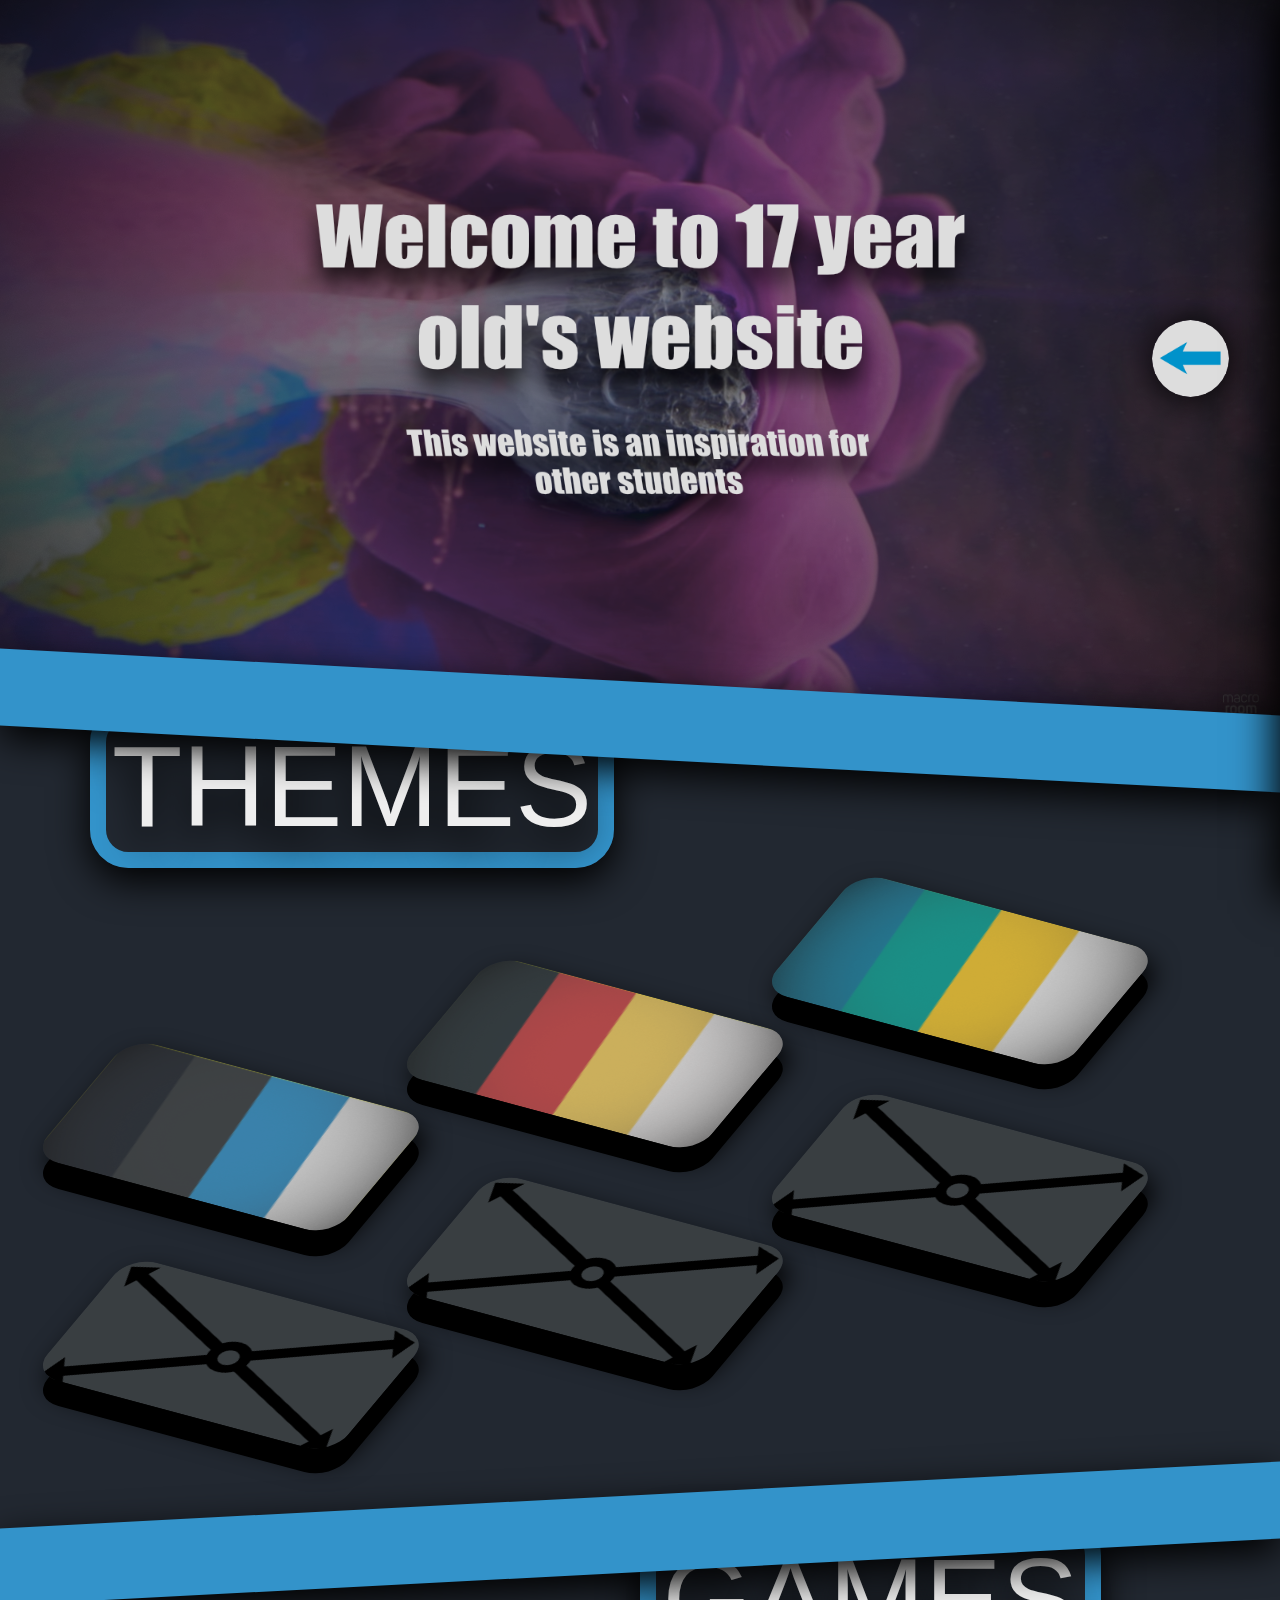
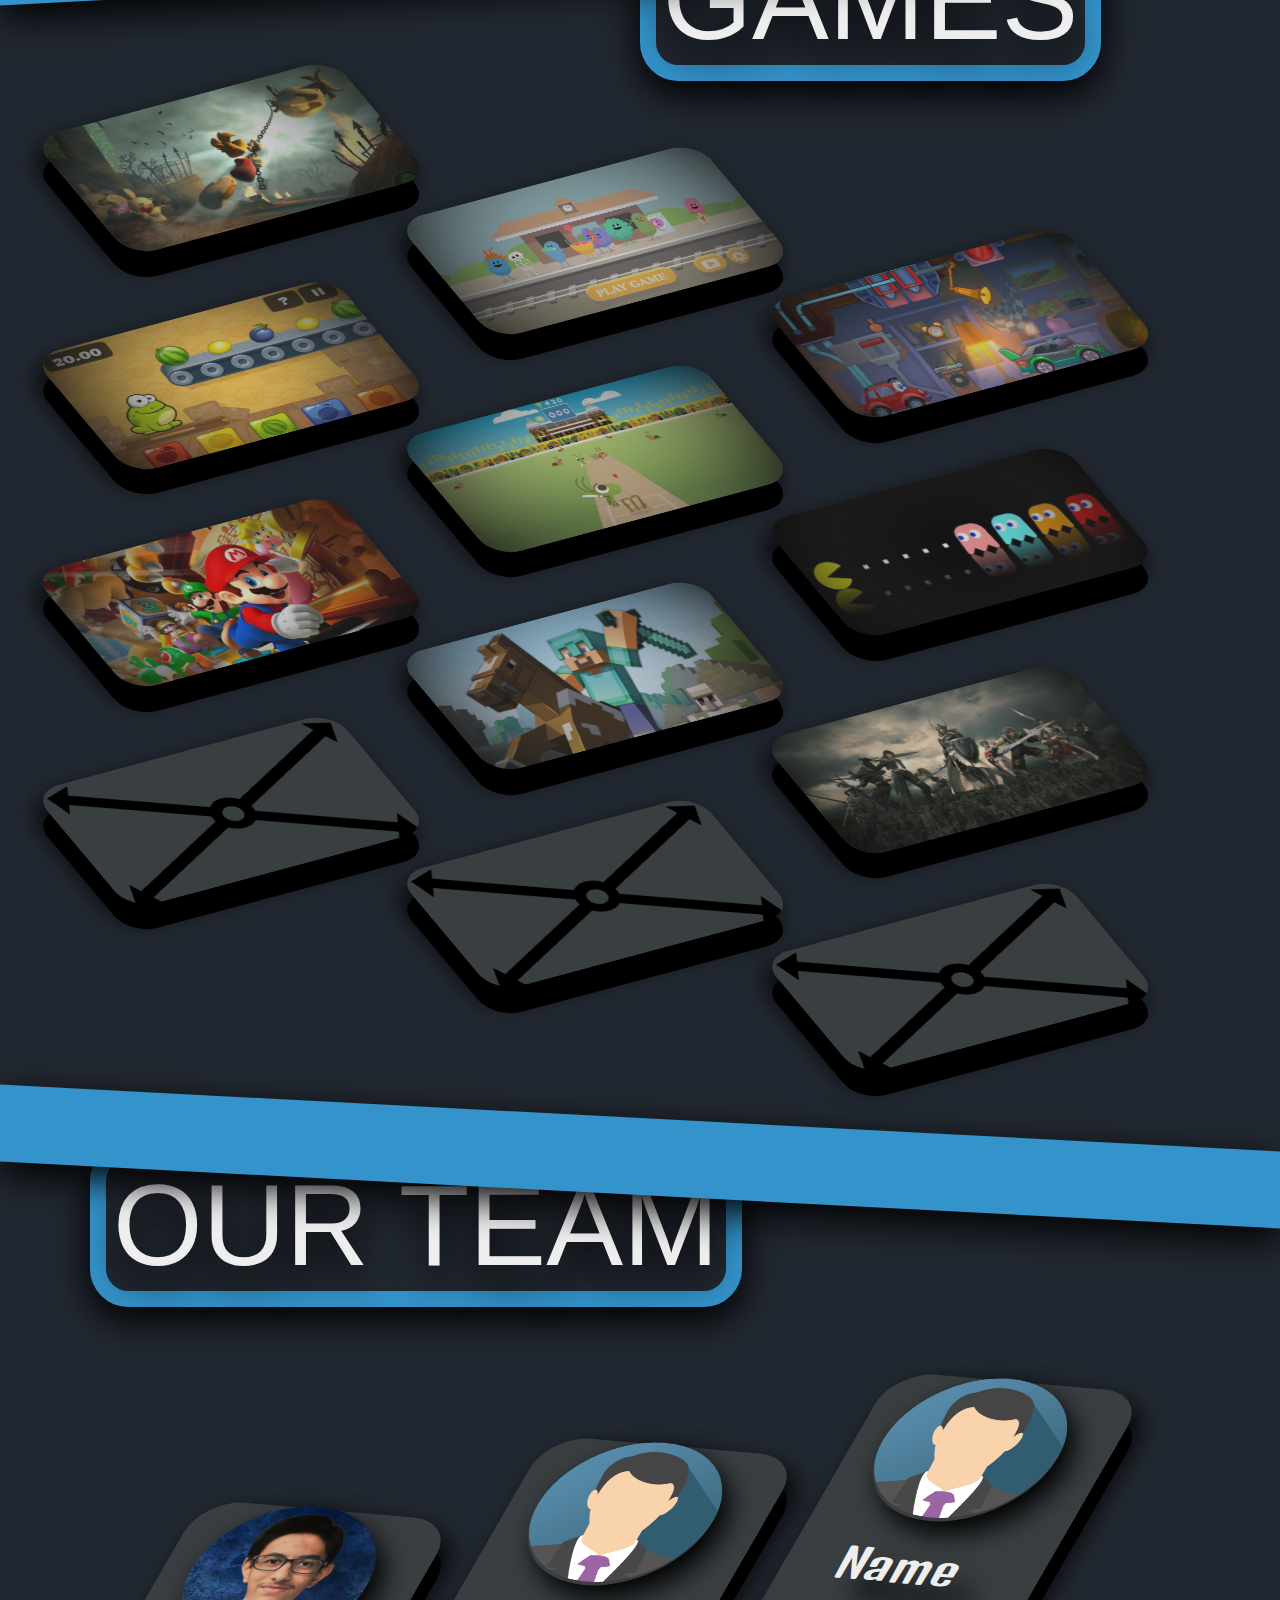
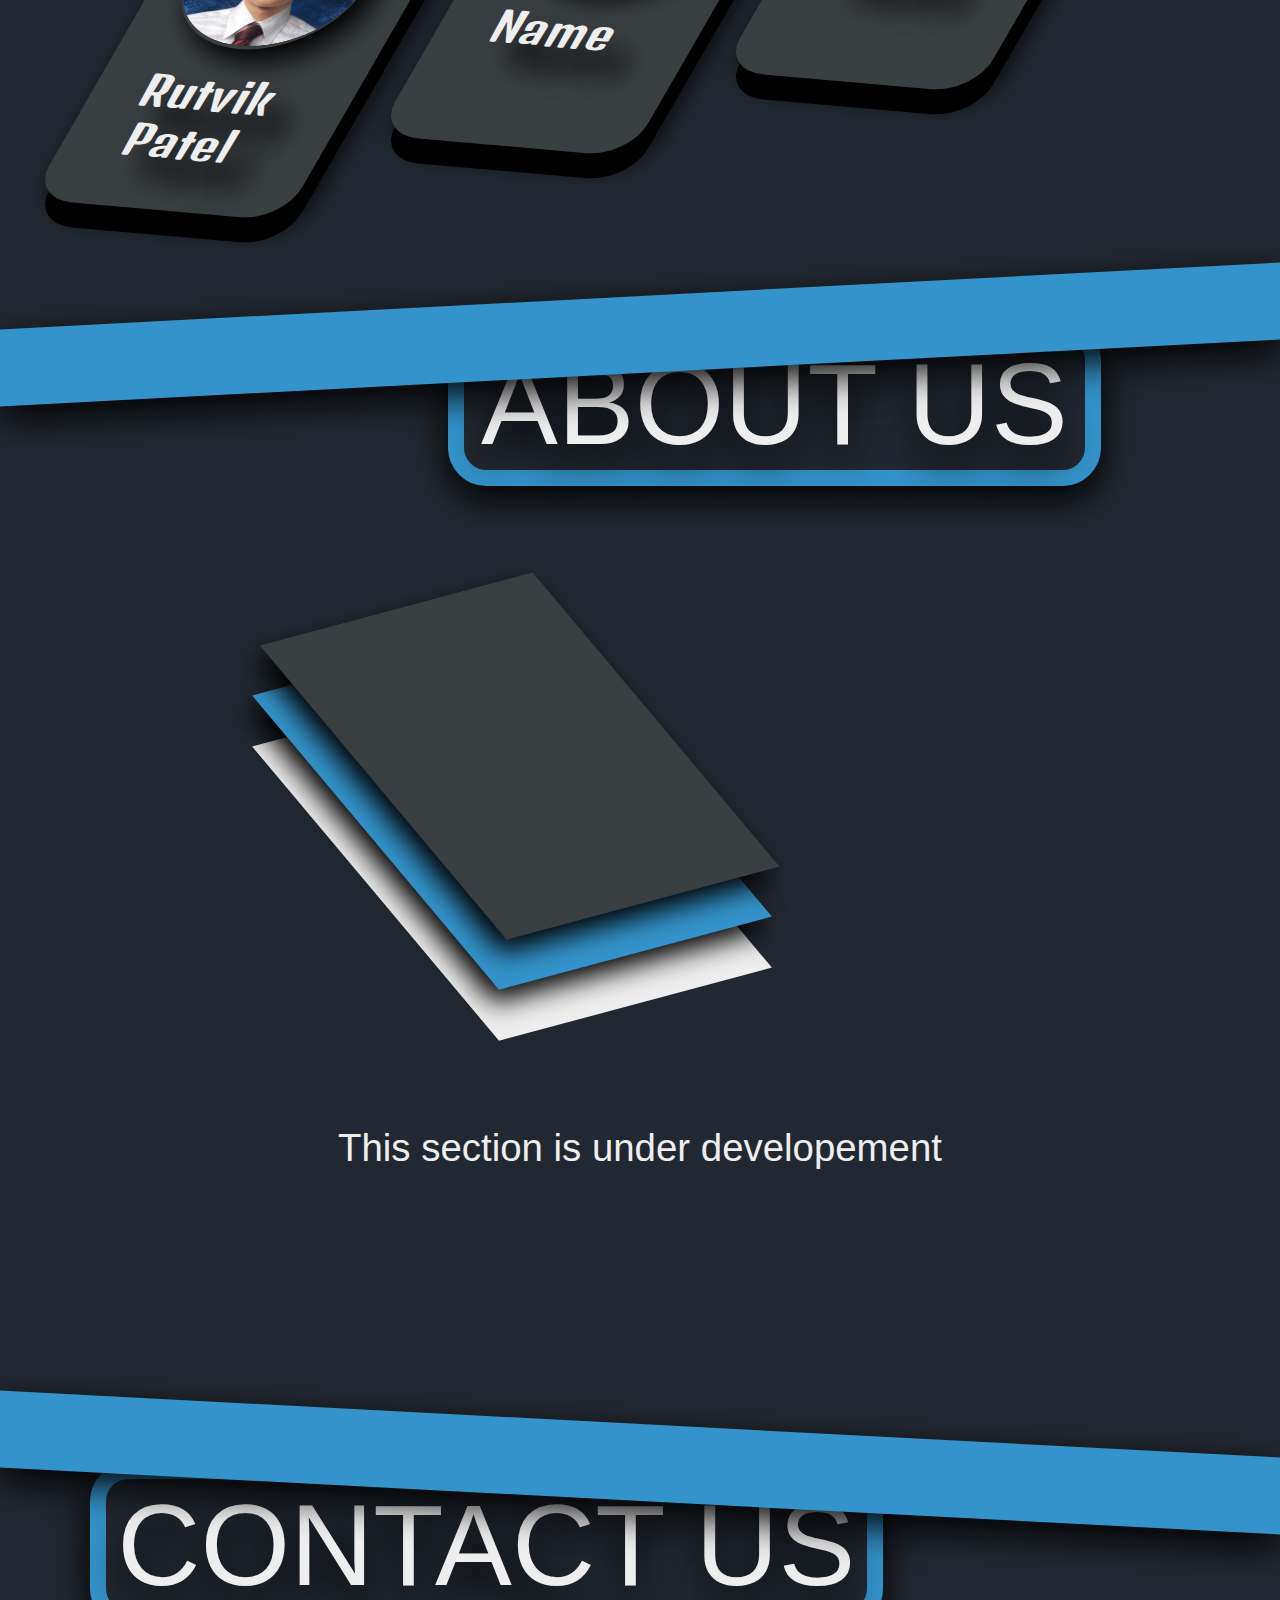
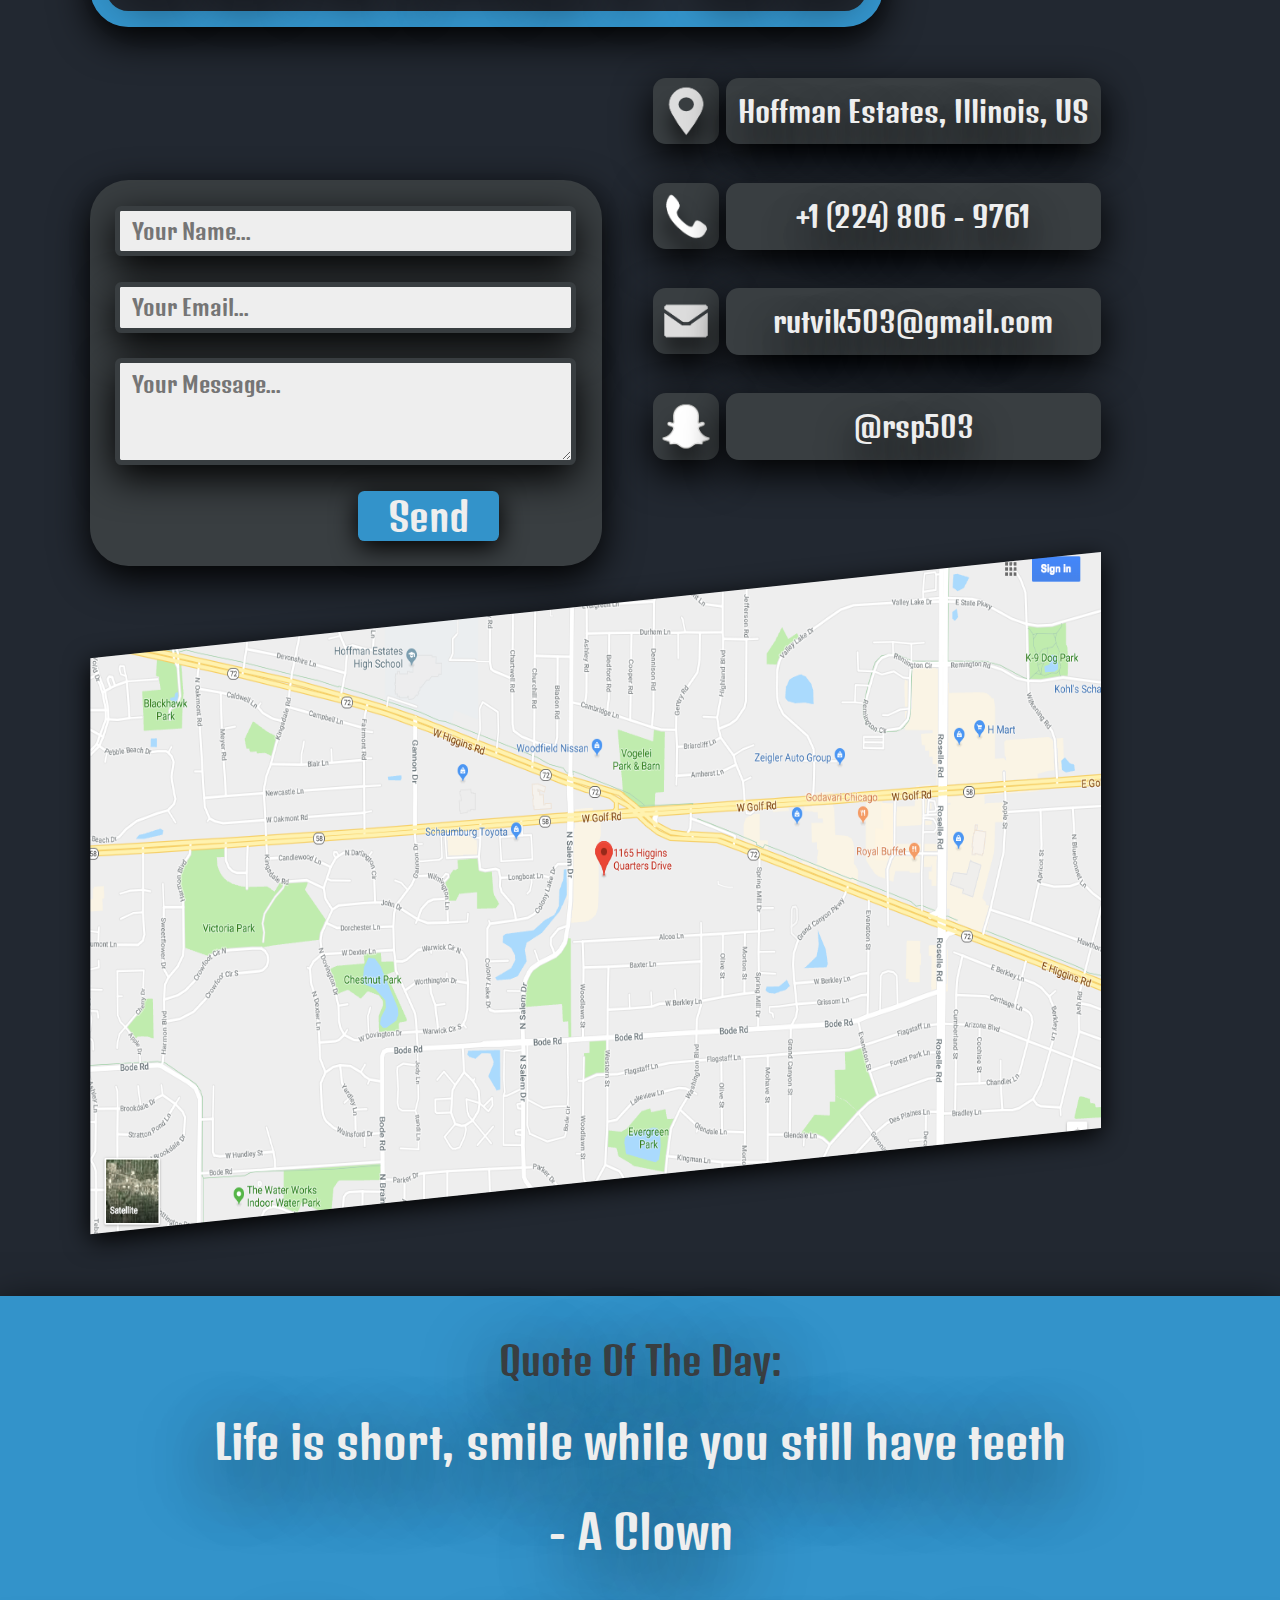
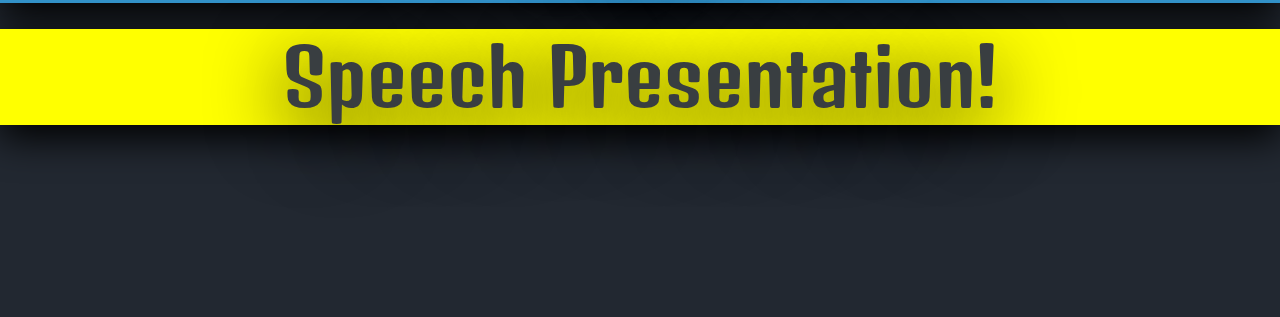
<file: index.html>
<!DOCTYPE html>
<html lang="en">
<head>

    <!-- API link for Google Fonts -->
    <link href="https://fonts.googleapis.com/css?family=Aladin|Berkshire+Swash|Courgette|Denk+One|Fredoka+One|Fugaz+
    One|Knewave|Lemon|Lily+Script+One|Lobster+Two|Maiden+Orange|Pacifico|Pattaya|Teko" rel="stylesheet">

    <!-- Font Awesome External Style Sheet -->
    <link rel="stylesheet" type="text/css" href="Web%20Resume/CSS/font-awesome.min.css">

    <!-- Main Page External Style Sheet -->
    <link rel="stylesheet" type="text/css" href="index.css">

    <!-- Main Page External JavaScript Sheet-->
    <script src="MainPageJavaScript.js"></script>

    <meta charset="UTF-8">
    <title>New Website Code</title>

</head>
<body onload="showQuote();">

    <!-- ------------------------------------------------  Menu Button --------------------------------------- -->
    <button class="menu_button" id="menu_button" type="button" onclick="openNavBar()"></button>

    <!-- =========================================== Main Container =========================================== -->
    <div class="main_container" id="main_container">

        <!-- ----------------------------------------- Background Video 1 ---------------------------------- -->
        <div class="BV1_container">

            <video class="BV1_First" poster="Resources/BV%20-%200%20Poster.png" autoplay loop style="filter: brightness(0.7);">
                <!--<source src="Resources/BV - 0 w:o sound.mp4" type="video/mp4">-->
            </video>

            <div class="BV1_welcome"></div>

        </div>

        <div class="idk_what_to_name_this">

            <!--==================================================================================================-->

            <!-- ---------------------------------------- Themes ------------------------------------------ -->
            <div class="skewed first"></div>

            <div class="section_titles themes" id="themes">THEMES</div>

            <div class="theme_thumbnails">
                    <div class="theme_column-1">
                        <div class="theme_div-1">
                            <button type="button" class="theme_button-1" onclick="changeThemeColors1()" style="background-image: url(Resources/Theme_Thumbnail_1.png)"></button>
                            <div class="theme_shadow-1"></div>
                        </div>
                        <div class="theme_div-1">
                            <button type="button" class="theme_button-1" style="background-image: url(Resources/Game_Poster_10.png)"></button>
                            <div class="theme_shadow-1"></div>
                        </div>
                    </div>

                    <div class="theme_column-2">
                        <div class="theme_div-2">
                            <button type="button" class="theme_button-2" onclick="changeThemeColors2()" style="background-image: url(Resources/Theme_Thumbnail_2.png)"></button>
                            <div class="theme_shadow-2"></div>
                        </div>
                        <div class="theme_div-2">
                            <button type="button" class="theme_button-2" style="background-image: url(Resources/Game_Poster_10.png)"></button>
                            <div class="theme_shadow-2"></div>
                        </div>
                    </div>

                    <div class="theme_column-3">
                        <div class="theme_div-3">
                            <button type="button" class="theme_button-3" onclick="changeThemeColors3()" style="background-image: url(Resources/Theme_Thumbnail_3.png)"></button>
                            <div class="theme_shadow-3"></div>
                        </div>
                        <div class="theme_div-3">
                            <button type="button" class="theme_button-3" style="background-image: url(Resources/Game_Poster_10.png)"></button>
                            <div class="theme_shadow-3"></div>
                        </div>
                    </div>

                </div>


            <!-- ---------------------------------------- Games ------------------------------------------ -->
            <div class="skewed second"></div>

            <div class="section_titles games" id="games">GAMES</div>

            <div class="Game_Posters">
                <div class="games_column-1">
                    <div class="games_div-1">
                        <a href="GamesUnderDevelopment.html"><div class="games_button-1" style="background-image: url(Resources/Game_Poster_1.png)"></div></a>
                        <div class="games_shadow-1"></div>
                    </div>
                    <div class="games_div-1">
                        <a href="GamesUnderDevelopment.html"><div class="games_button-1" style="background-image: url(Resources/Game_Poster_2.png)"></div></a>
                        <div class="games_shadow-1"></div>
                    </div>
                    <div class="games_div-1">
                        <a href="GamesUnderDevelopment.html"><div class="games_button-1" style="background-image: url(Resources/Game_Poster_3.png)"></div></a>
                        <div class="games_shadow-1"></div>
                    </div>
                    <div class="games_div-1">
                        <a href="GamesUnderDevelopment.html"><div class="games_button-1" style="background-image: url(Resources/Game_Poster_10.png)"></div></a>
                        <div class="games_shadow-1"></div>
                    </div>
                </div>

                <div class="games_column-2">
                    <div class="games_div-2">
                        <a href="GamesUnderDevelopment.html"><div class="games_button-2" style="background-image: url(Resources/Game_Poster_4.png)"></div></a>
                        <div class="games_shadow-2"></div>
                    </div>
                    <div class="games_div-2">
                        <a href="GamesUnderDevelopment.html"><div class="games_button-2" style="background-image: url(Resources/Game_Poster_5.png)"></div></a>
                        <div class="games_shadow-2"></div>
                    </div>
                    <div class="games_div-2">
                        <a href="GamesUnderDevelopment.html"><div class="games_button-2" style="background-image: url(Resources/Game_Poster_6.png)"></div></a>
                        <div class="games_shadow-2"></div>
                    </div>
                    <div class="games_div-2">
                        <a href="GamesUnderDevelopment.html"><div class="games_button-2" style="background-image: url(Resources/Game_Poster_10.png)"></div></a>
                        <div class="games_shadow-2"></div>
                    </div>
                </div>

                <div class="games_column-3">
                    <div class="games_div-3">
                        <a href="GamesUnderDevelopment.html"><div class="games_button-3" style="background-image: url(Resources/Game_Poster_7.png)"></div></a>
                        <div class="games_shadow-3"></div>
                    </div>
                    <div class="games_div-3">
                        <a href="GamesUnderDevelopment.html"><div class="games_button-3" style="background-image: url(Resources/Game_Poster_8.png)"></div></a>
                        <div class="games_shadow-3"></div>
                    </div>
                    <div class="games_div-3">
                        <a href="GamesUnderDevelopment.html"><div class="games_button-3" style="background-image: url(Resources/Game_Poster_9.png)"></div></a>
                        <div class="games_shadow-3"></div>
                    </div>
                    <div class="games_div-3">
                        <a href="GamesUnderDevelopment.html"><div class="games_button-3" style="background-image: url(Resources/Game_Poster_10.png)"></div></a>
                        <div class="games_shadow-3"></div>
                    </div>
                </div>
            </div>

            <!-- ------------------------------------------- Our Team -------------------------------------------->
            <div class="skewed third"></div>

            <div class="section_titles our_team" id="ourTeam">OUR TEAM</div>

            <div class="teammate_container">

                <div class="teammate-1">
                    <a class="teammate_info-1" href="Web%20Resume/ResumeHTML.html">
                        <div class="pic_of_teammate">
                            <img src="Resources/Team_Member_Rut.png">
                        </div>
                        <p class="name_of_teammate">Rutvik Patel</p>
                    </a>
                    <div class="teammate_background-1"></div>
                    <div class="teammate_shadow-1"></div>
                </div>

                <div class="teammate-2">
                    <a class="teammate_info-2" >
                        <div class="pic_of_teammate">
                            <img src="Resources/Team_Member_Blank.png">
                        </div>
                        <p class="name_of_teammate"> Name </p>
                    </a>
                    <div class="teammate_background-2"></div>
                    <div class="teammate_shadow-2"></div>
                </div>

                <div class="teammate-3">
                    <a class="teammate_info-3" >
                        <div class="pic_of_teammate">
                            <img src="Resources/Team_Member_Blank.png">
                        </div>
                        <p class="name_of_teammate"> Name </p>
                    </a>
                    <div class="teammate_background-3"></div>
                    <div class="teammate_shadow-3"></div>
                </div>

            </div>

            <!-- ------------------------------------------ About Us ---------------------------------------- -->
            <div class="skewed fourth"></div>

            <div class="section_titles about_us" id="aboutUs">ABOUT US</div>

            <div class="test-isometric-shadow">
                <div class="test-middle-layer">
                    <div class="test-info-layer"></div>
                </div>
                <div class="test-shadow-layer"></div>
            </div>

            <div class="Section_in_developement">This section is under developement</div>

            <br><br><br><br><br><br><br><br><br><br><br><br>

            <!-- ------------------------------------------Contact Us ------------------------------------ -->
            <div class="skewed fifth"></div>

            <div class="section_titles contact_us" id="contactUs">CONTACT US</div>

            <div class="contact_us_container">
                <form class="contact_form">
                    <input class="contact_inputs" type="text" name="name" placeholder=" Your Name... ">
                    <input class="contact_inputs" type="email" name="email" placeholder=" Your Email... ">
                    <textarea class="contact_inputs" name="message" rows="3" placeholder=" Your Message... "></textarea>
                    <input class="button_send_email" type="submit" value="Send">
                </form>

                <div class="contact_info_container" align="center">
                    <div class="contact_info_div">
                        <img class="contact_icons" src="Resources/icon_map.png">
                        <p class="contact_info_p">Hoffman Estates, Illinois, US</p>
                    </div>
                    <div class="contact_info_div">
                        <img class="contact_icons" src="Resources/icon_phone.png">
                        <p class="contact_info_p"> +1 (224) 806 - 9761 </p>
                    </div>
                    <div class="contact_info_div">
                        <img class="contact_icons" src="Resources/icon_email.png">
                        <p class="contact_info_p">rutvik503@gmail.com</p>
                    </div>
                    <div class="contact_info_div">
                        <img class="contact_icons" src="Resources/icon_snapchat.png">
                        <p class="contact_info_p">@rsp503</p>
                    </div>
                </div>
            </div>

            <div class="google_map_API">
                <a href="https://www.google.com/maps/place/1165+Higgins+Quarters+Dr,+Hoffman+Estates,+IL+60169/@42.0471
                747,-88.098377,15z/data=!4m5!3m4!1s0x880fa8b6e8408279:0xcf8f691e4ad534ee!8m2!3d42.0465209!4d-88.0976488">
                    <img class="map_thumbnail" src="Resources/Map_thumbnail.png">
                </a>
            </div>

            <!-- ------------------------------------------ Quote  ------------------------------------- -->
            <div class="quote_div">
                <p id="quote_of_the_day">Quote Of The Day:</p>
                <p id="quote"></p>
            </div>

            <div class="kahoot_link_div">
                <a class="kahoot_link" href="https://docs.google.com/presentation/d/1HSXYYUn4hG1jPSAPbKzHUavSyuCrf-qm1kTMSg05Bk4/edit?usp=sharing">Speech Presentation!
            </div>

            <br><br>

        </div>

    </div>

    <!-- ============================================ Menu Section ====================================== -->
    <div class="navigation_bar" id="navigation_bar">

        <div class="logo">
            <div class="div_logo">RUT</div>
        </div>

        <div class="nav_links_container" align="right">
            <a class="nav_links welcome" href="#main_container">Welcome -</a>
            <a class="nav_links themes" href="#themes">Themes -</a>
            <a class="nav_links" href="#games">Games -</a>
            <a class="nav_links" href="#ourTeam">Our Team -</a>
            <a class="nav_links" href="#aboutUs">About Us -</a>
            <a class="nav_links" href="#contactUs">Contact Us -</a>
        </div>

        <div class="pac-moji">
            <img id="pac-moji" src="Resources/Pac_Moji_1.png">
        </div>

    </div>



</body>
</html>
</file>
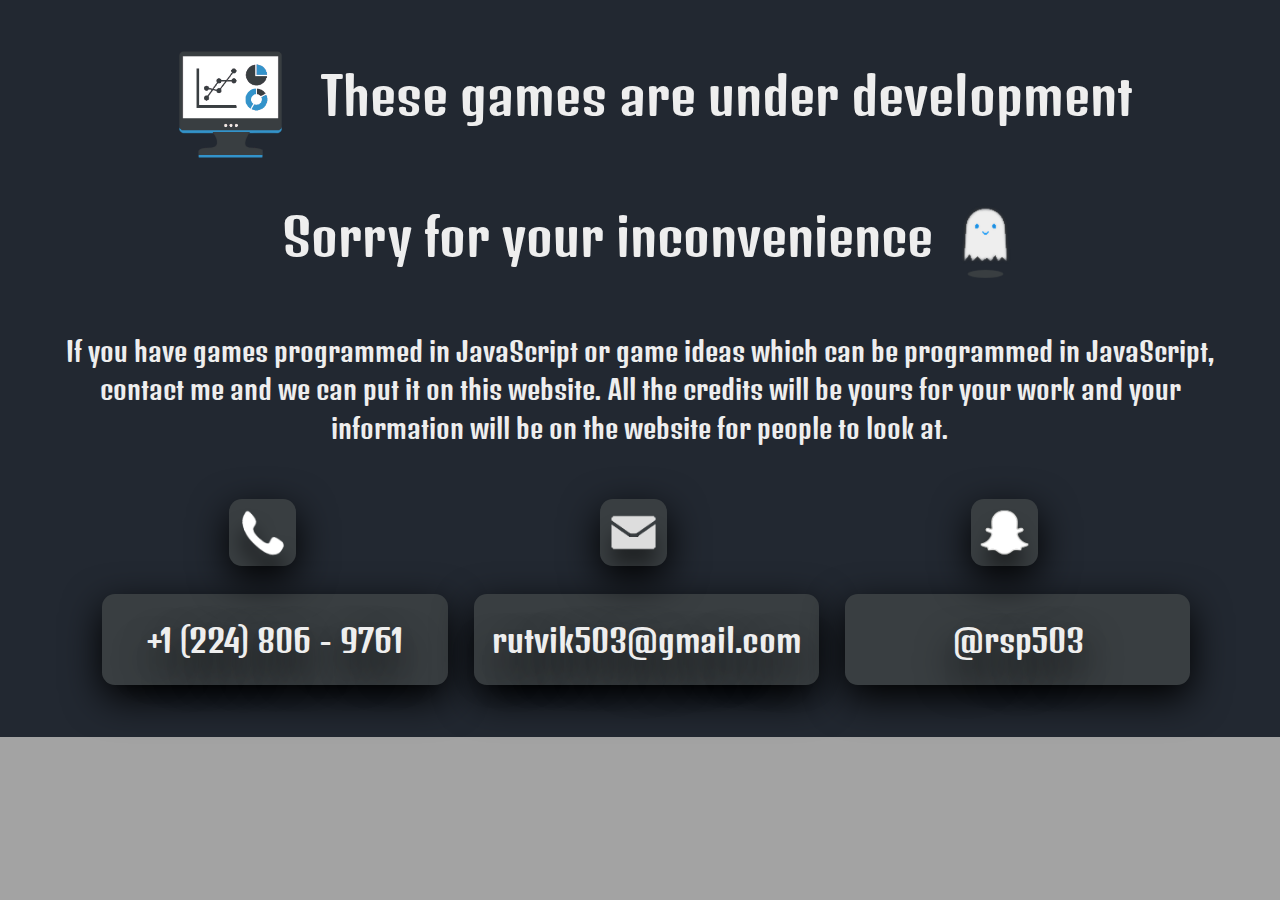
<file: GamesUnderDevelopment.html>
<!DOCTYPE html>
<html lang="en">
<head>
    <meta charset="UTF-8">
    <title>Rut</title>

    <!-- API link for Google Fonts -->
    <link href="https://fonts.googleapis.com/css?family=Aladin|Berkshire+Swash|Courgette|Denk+One|Fredoka+One|Fugaz+One|Knewave|Lemon|Lily+Script+One|Lobster+Two|Maiden+Orange|Pacifico|Pattaya|Teko" rel="stylesheet">

    <!-- Main Page External Style Sheet -->
    <link rel="stylesheet" type="text/css" href="GamesUnderDevelopment.css">

</head>
<body>

<div class="apology_container">
    <img src="Resources/computerClipArt.png" class="computerClipArt">
    <p> These games are under development </p>
    <p> Sorry for your inconvenience </p>
    <img src="Resources/Ghosty.png" class="Ghosty">
</div>

<div class="game_submission_message">
    <p align="center"> If you have games programmed in JavaScript or game ideas which can be programmed in JavaScript,
        contact me and we can put it on this website. All the credits will be yours for your work and your information
        will be on the website for people to look at.
    </p>
</div>

<div class="contact_info_container" align="center">
    <div class="contact_info_div">
        <img class="contact_icons" src="Resources/icon_phone.png">
        <p class="contact_info_p"> +1 (224) 806 - 9761 </p>
    </div>
    <div class="contact_info_div">
        <img class="contact_icons" src="Resources/icon_email.png">
        <p class="contact_info_p">rutvik503@gmail.com</p>
    </div>
    <div class="contact_info_div">
        <img class="contact_icons" src="Resources/icon_snapchat.png">
        <p class="contact_info_p">@rsp503</p>
    </div>
</div>

</body>
</html>
</file>
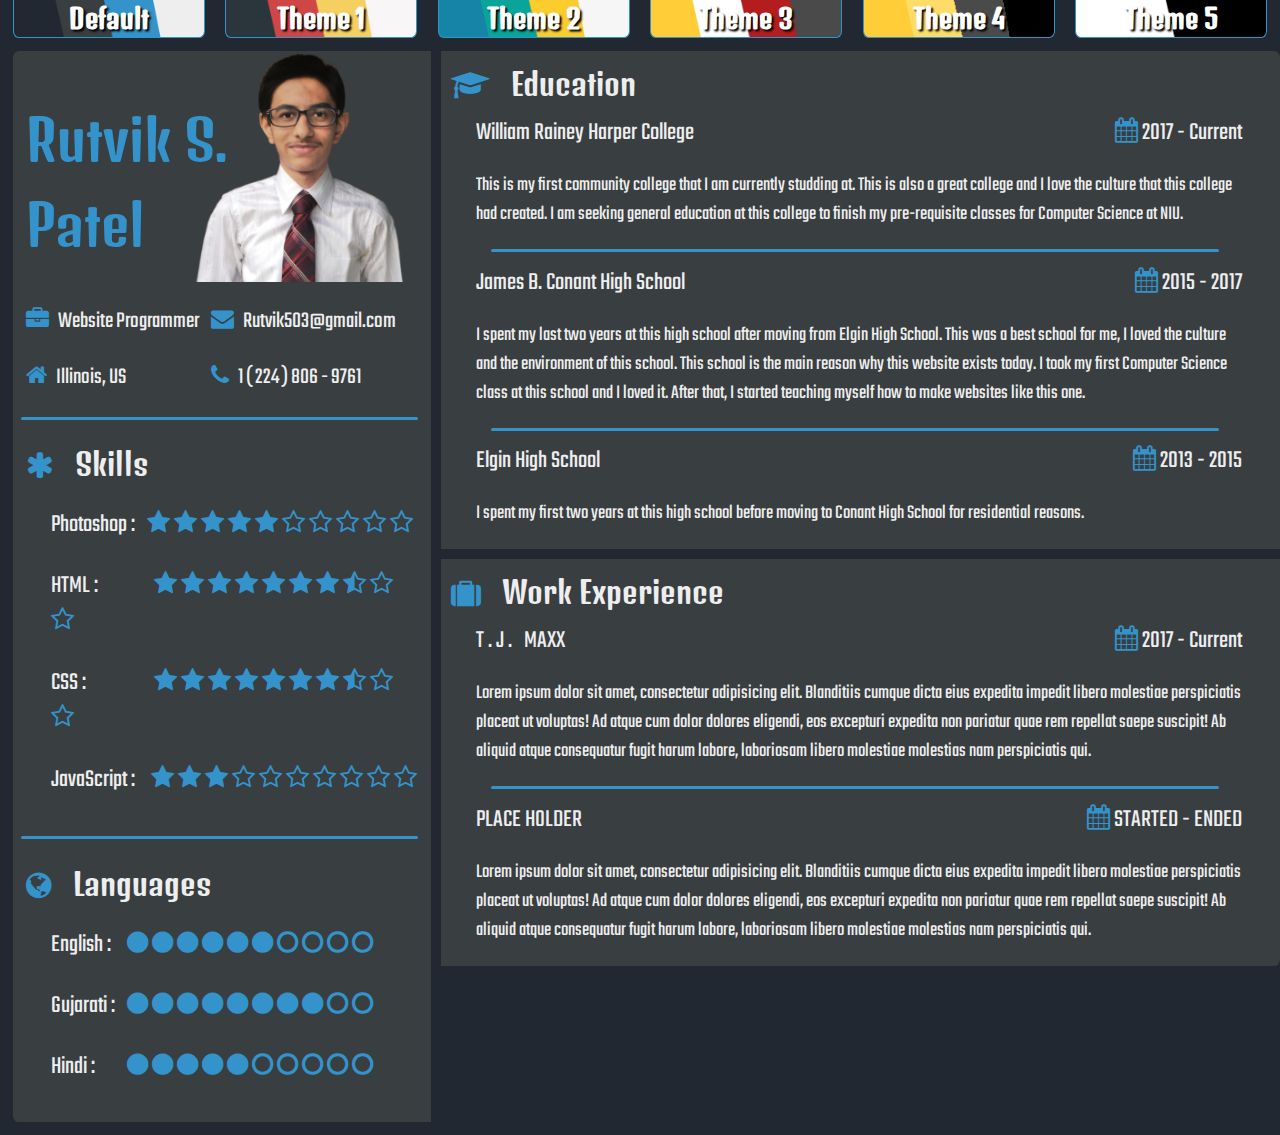
<file: Web Resume/ResumeHTML.html>
<!DOCTYPE html>
<html lang="en">
<head>
    <meta charset="UTF-8">

    <title>Resume</title>

    <!-- API link for Google Fonts -->
    <link href="https://fonts.googleapis.com/css?family=Aladin|Berkshire+Swash|Courgette|Denk+One|Fredoka+One|Fugaz+One|Knewave|Lemon|Lily+Script+One|Lobster+Two|Maiden+Orange|Pacifico|Pattaya|Teko" rel="stylesheet">

    <!-- Main Page External Style Sheet -->
    <link rel="stylesheet" type="text/css" href="CSS/ResumeCSS.css">

    <!-- Font Awesome External Style Sheet -->
    <link rel="stylesheet" type="text/css" href="CSS/font-awesome.min.css">

    <!-- Main Page External JavaScript Sheet-->
    <script src="ResumeJavaScript.js"></script>

</head>
<body>

    <div class="theme_buttons_container">
        <button onclick="changeThemeColors1()" class="theme_buttons">Default</button>
        <button onclick="changeThemeColors2()" class="theme_buttons">Theme 1</button>
        <button onclick="changeThemeColors3()" class="theme_buttons">Theme 2</button>
        <button onclick="changeThemeColors4()" class="theme_buttons">Theme 3</button>
        <button onclick="changeThemeColors5()" class="theme_buttons">Theme 4</button>
        <button onclick="changeThemeColors6()" class="theme_buttons">Theme 5</button>
    </div>

    <div class="main_container">

        <div class="general_info_container">

            <div class="my_pic">
                <p class="my_name" id="myName">Rutvik S. Patel</p>
            </div>

            <div class="my_info_container">
                <div class="my_info_first">
                    <p><i class="fa fa-briefcase"></i> &nbsp; Website Programmer</p>
                    <p><i class="fa fa-home"></i> &nbsp; Illinois, US</p>
                </div>

                <div class="my_info_second">
                    <p><i class="fa fa-envelope"></i> &nbsp; Rutvik503@gmail.com</p>
                    <p><i class="fa fa-phone"></i> &nbsp; 1 ( 224 ) 806 - 9761</p>
                </div>
            </div>

            <div class="simple_line"></div>

            <div class="skills_container">

                <p class="skills"> <i class="fa fa-asterisk"></i> &nbsp; Skills</p>

                <div class="skill_names">

                    <p> Photoshop : &nbsp;
                        <i class="fa fa-star"></i>
                        <i class="fa fa-star"></i>
                        <i class="fa fa-star"></i>
                        <i class="fa fa-star"></i>
                        <i class="fa fa-star"></i>
                        <i class="fa fa-star-o"></i>
                        <i class="fa fa-star-o"></i>
                        <i class="fa fa-star-o"></i>
                        <i class="fa fa-star-o"></i>
                        <i class="fa fa-star-o"></i>
                    </p>

                    <p> HTML : &nbsp;&nbsp;&nbsp;&nbsp;&nbsp;&nbsp;&nbsp;&nbsp;&nbsp;&nbsp;&nbsp;&nbsp;
                        <i class="fa fa-star"></i>
                        <i class="fa fa-star"></i>
                        <i class="fa fa-star"></i>
                        <i class="fa fa-star"></i>
                        <i class="fa fa-star"></i>
                        <i class="fa fa-star"></i>
                        <i class="fa fa-star"></i>
                        <i class="fa fa-star-half-o"></i>
                        <i class="fa fa-star-o"></i>
                        <i class="fa fa-star-o"></i>
                    </p>

                    <p> CSS : &nbsp;&nbsp;&nbsp;&nbsp;&nbsp;&nbsp;&nbsp;&nbsp;&nbsp;&nbsp;&nbsp;&nbsp;&nbsp;&nbsp;&nbsp;
                        <i class="fa fa-star"></i>
                        <i class="fa fa-star"></i>
                        <i class="fa fa-star"></i>
                        <i class="fa fa-star"></i>
                        <i class="fa fa-star"></i>
                        <i class="fa fa-star"></i>
                        <i class="fa fa-star"></i>
                        <i class="fa fa-star-half-o"></i>
                        <i class="fa fa-star-o"></i>
                        <i class="fa fa-star-o"></i>
                    </p>

                    <p> JavaScript : &nbsp;&nbsp;
                        <i class="fa fa-star"></i>
                        <i class="fa fa-star"></i>
                        <i class="fa fa-star"></i>
                        <i class="fa fa-star-o"></i>
                        <i class="fa fa-star-o"></i>
                        <i class="fa fa-star-o"></i>
                        <i class="fa fa-star-o"></i>
                        <i class="fa fa-star-o"></i>
                        <i class="fa fa-star-o"></i>
                        <i class="fa fa-star-o"></i>
                    </p>
                </div>

            </div>

            <div class="simple_line"></div>

            <div class="languages_container">

                <p class="languages"> <i class="fa fa-globe"></i> &nbsp; Languages</p>

                <div class="languages_names">

                    <p> English : &nbsp;&nbsp;
                        <i class="fa fa-circle"></i>
                        <i class="fa fa-circle"></i>
                        <i class="fa fa-circle"></i>
                        <i class="fa fa-circle"></i>
                        <i class="fa fa-circle"></i>
                        <i class="fa fa-circle"></i>
                        <i class="fa fa-circle-o"></i>
                        <i class="fa fa-circle-o"></i>
                        <i class="fa fa-circle-o"></i>
                        <i class="fa fa-circle-o"></i>
                    </p>

                    <p> Gujarati : &nbsp;
                        <i class="fa fa-circle"></i>
                        <i class="fa fa-circle"></i>
                        <i class="fa fa-circle"></i>
                        <i class="fa fa-circle"></i>
                        <i class="fa fa-circle"></i>
                        <i class="fa fa-circle"></i>
                        <i class="fa fa-circle"></i>
                        <i class="fa fa-circle"></i>
                        <i class="fa fa-circle-o"></i>
                        <i class="fa fa-circle-o"></i>
                    </p>

                    <p> Hindi : &nbsp;&nbsp;&nbsp;&nbsp;&nbsp;&nbsp;
                        <i class="fa fa-circle"></i>
                        <i class="fa fa-circle"></i>
                        <i class="fa fa-circle"></i>
                        <i class="fa fa-circle"></i>
                        <i class="fa fa-circle"></i>
                        <i class="fa fa-circle-o"></i>
                        <i class="fa fa-circle-o"></i>
                        <i class="fa fa-circle-o"></i>
                        <i class="fa fa-circle-o"></i>
                        <i class="fa fa-circle-o"></i>
                    </p>

                </div>
            </div>

        </div>

        <div class="right_side_div">

            <div class="education_container">
                <p class="education"> <i class="fa fa-graduation-cap"></i> &nbsp; Education </p>

                <div class="education_names">

                    <div class="school_name_and_calender_flex">
                        <p class="school_name"><a href="https://goo.gl/maps/Bu9UqrB7yT22"> William Rainey Harper College </a></p>
                        <p class="school_time"><i class="fa fa-calendar"></i> 2017 - Current </p>
                    </div>
                    <p class="school_info"> This is my first community college that I am currently studding at. This is also a great
                    college and I love the culture that this college had created. I am seeking general education
                    at this college to finish my pre-requisite classes for Computer Science at NIU. </p>

                    <div class="simple_line"></div>

                    <div class="school_name_and_calender_flex">
                        <p class="school_name"><a href="https://goo.gl/maps/kPN9yeye7Dv"> James B. Conant High School </a></p>
                        <p class="school_time"><i class="fa fa-calendar"></i> 2015 - 2017 </p>
                    </div>
                    <p class="school_info"> I spent my last two years at this high school after moving from Elgin High School.
                    This was a best school for me, I loved the culture and the environment of this school.
                    This school is the main reason why this website exists today. I took my first Computer
                    Science class at this school and I loved it. After that, I started teaching myself
                    how to make websites like this one.</p>

                    <div class="simple_line"></div>

                    <div class="school_name_and_calender_flex">
                        <p class="school_name"><a href="https://goo.gl/maps/QNVyeyan1P12"> Elgin High School </a></p>
                        <p class="school_time"><i class="fa fa-calendar"></i> 2013 - 2015 </p>
                    </div>
                    <p class="school_info"> I spent my first two years at this high school before moving to Conant High School for
                    residential reasons. </p>

                </div>
            </div>

            <div class="work_experience_container">
                <p class="work_experience"> <i class="fa fa-suitcase"></i> &nbsp; Work Experience</p>

                <div class="work_experience_names">

                    <div class="work_name_and_calender_flex">
                        <p class="work_name"><a href="https://goo.gl/maps/CnocrKvHguw"> T . J . &nbsp; MAXX </a></p>
                        <p class="work_time"><i class="fa fa-calendar"></i> 2017 - Current </p>
                    </div>
                    <p class="work_info"> Lorem ipsum dolor sit amet, consectetur adipisicing elit. Blanditiis cumque
                        dicta eius expedita impedit libero molestiae perspiciatis placeat ut voluptas! Ad atque cum
                        dolor dolores eligendi, eos excepturi expedita non pariatur quae rem repellat saepe suscipit!
                        Ab aliquid atque consequatur fugit harum labore, laboriosam libero molestiae molestias nam
                        perspiciatis qui. </p>

                    <div class="simple_line"></div>

                    <div class="work_name_and_calender_flex">
                        <p class="work_name"><a href=""> PLACE HOLDER </a></p>
                        <p class="work_time"><i class="fa fa-calendar"></i> STARTED - ENDED </p>
                    </div>
                    <p class="work_info"> Lorem ipsum dolor sit amet, consectetur adipisicing elit. Blanditiis cumque
                        dicta eius expedita impedit libero molestiae perspiciatis placeat ut voluptas! Ad atque cum
                        dolor dolores eligendi, eos excepturi expedita non pariatur quae rem repellat saepe suscipit!
                        Ab aliquid atque consequatur fugit harum labore, laboriosam libero molestiae molestias nam
                        perspiciatis qui. </p>


                </div>

            </div>
        </div>
    </div>

</body>
</html>
</file>
<file: index.css>
/*
Google Fonts =>

font-family: 'Lobster Two', cursive;
font-family: 'Courgette', cursive;
font-family: 'Teko', sans-serif;
font-family: 'Berkshire Swash', cursive;
font-family: 'Fredoka One', cursive;
font-family: 'Fugaz One', cursive;
font-family: 'Denk One', sans-serif;
font-family: 'Lemon', cursive;
font-family: 'Knewave', cursive;
font-family: 'Lily Script One', cursive;
font-family: 'Aladin', cursive;
font-family: 'Maiden Orange', cursive;
font-family: 'Pattaya', sans-serif;
*/

/*.something{*/
/*box-shadow: 0 0.5vw 2vw var(--background-color);*/
/*}*/

/*.something:hover{*/
/*box-shadow: 0 1vw 3vw var(--background-color);*/
/*}*/


*{
    font-family: Impact, Arial;
    color: var(--forth-color);
}

html{
    margin: 0;
    padding: 0;
    background-color: #a3a3a3;
}

body{
    margin: 0;
    padding: 0;
    background-color: var(--first-color);
}

body::-webkit-scrollbar {
    display: none;
}

img{
    width: 100%;
    height: 100%;
}

a{
    text-decoration: none;
}

.fa{
    color: var(--third-color);
}

:root {
    --first-color: #222831;
    --second-color: #393E41;
    --third-color: #3393ca;
    --forth-color: #eeeeee;
    --background-color: #000000;
    --menu-button: url("Resources/icon_menu_1.png");
}

.main_container{
    transition: 0.5s;
}

.opacity_of_main_container{
    filter: opacity(.2);
    transition: 0.5s;
}

.idk_what_to_name_this{
    position: relative;
    z-index: 1;
    background-color: var(--first-color);
    height: auto;
}

/* ===================================== Menu Button ================================== */

.menu_button{
    margin: 25vw 0 0 90vw;
    padding: 0;
    z-index: 50;
    position: fixed;
    border: none;
    background: var(--menu-button) transparent no-repeat ;
    background-size: 100%;
    box-shadow: 0 0 3vw var(--background-color);
    border-radius:50%;
    width: 6vw;
    height: 6vw;
    transition: 0.5s;
    outline: none;
}

.rotated-menu_button {
    margin: 25vw 0 0 90vw;
    padding: 0;
    z-index: 50;
    position: fixed;
    border: none;
    background: var(--menu-button) transparent no-repeat;
    background-size: 100%;
    box-shadow: 0 0 3vw var(--background-color);
    border-radius:50%;
    width: 6vw;
    height: 6vw;
    transition: 0.5s;
    outline: none;
    -moz-transform: scaleX(-1);
    -o-transform: scaleX(-1);
    -webkit-transform: scaleX(-1);
    transform: scaleX(-1);
    filter: revert;
    -ms-filter: "FlipV";
}

/* ==================================== Skewed Dividers ===================================== */

.skewed{
    z-index: 11;
    position: relative;
    height: 6vw;
    background-color: var(--third-color);
    box-shadow: 0 1vw 3vw var(--background-color);
}

.skewed.first{
    top: -2.7vw;
    -ms-transform: skewY(3deg);
    -webkit-transform: skewY(3deg);
    transform: skewY(3deg);
}

.skewed.second{
    -ms-transform: skewY(-3deg);
    -webkit-transform: skewY(-3deg);
    transform: skewY(-3deg);
}

.skewed.third{
    -ms-transform: skewY(3deg);
    -webkit-transform: skewY(3deg);
    transform: skewY(3deg);
}

.skewed.fourth{
    top: 5vw;
    -ms-transform: skewY(-3deg);
    -webkit-transform: skewY(-3deg);
    transform: skewY(-3deg);
}

.skewed.fifth{
    top: 3vw;
    -ms-transform: skewY(3deg);
    -webkit-transform: skewY(3deg);
    transform: skewY(3deg);
}

/* ====================================== Section Titles ================================= */

.section_titles{
    z-index: 10;
    margin: 0;
    padding: 0;
    font-family: Arial;
    font-size: 9vw;
    background: transparent;
    border: 1.3vw var(--third-color) solid;
    border-radius: 3vw;
    position: relative;
    box-shadow: 0 1vw 3vw var(--background-color);
    text-shadow: 0 1.5vw 3vw var(--background-color);
    text-align: center;
}

.themes{
    margin: -7vw 52vw 0 7vw;
}

.games{
    margin: -4.3vw 14vw 0 50vw;
}

.our_team{
    margin: -4vw 42vw 0 7vw;
}

.about_us{
    margin: 1vw 14vw 0 35vw;
}

.contact_us{
    margin: 0 31vw 0 7vw;
}

/* =============================== Background Video 1 and Text ============================== */

.BV1_container{
    position: relative;
    height: 56vw;
}

.BV1_First{
    position: fixed;
    width: 100%;
    margin: 0;
    padding: 0;
}

.BV1_welcome{
    width: 100%;
    height: 100%;
    position: absolute;
    background: url('Resources/welcome_text.png') center no-repeat;
    background-size: contain;
}

/*====================================== Theme Buttons ================================*/

.theme_thumbnails{
    z-index: 4;
    margin: 0 14vw 0 7vw;
    position: relative;
    display: flex;
    justify-content: space-between;
}

.theme_column-1{
    margin-top: 15vw;
    padding: 0;
    width: 22vw;
}

.theme_column-2{
    margin-top: 8.5vw;
    padding: 0;
    width: 22vw;
}

.theme_column-3{
    margin-top: 2vw;
    padding: 0;
    width: 22vw;
}

.theme_div-1, .theme_div-2, .theme_div-3{
    position: relative;
    width: 22vw;
    height: 12vw;
    margin-bottom: 5vw;
    background: transparent;
    border: none;
}

.theme_button-1, .theme_button-2, .theme_button-3{
    position: absolute;
    border: none;
    border-radius:2vw;
    width: 100%;
    height: 100%;
    top: 0;
    background: transparent no-repeat;
    box-shadow: 1vw 1vw 2vw var(--background-color);
    transform: rotate(40deg) skewY(-25deg);
    transition: .2s;
    outline: none;
    background-size: 100%;
}

.theme_button-1:hover, .theme_button-2:hover, .theme_button-3:hover{
    top: 1vw;
    box-shadow: .5vw .5vw 1vw var(--background-color);
}

.theme_button-1:active, .theme_button-2:active, .theme_button-3:active{
    top: 2vw;
    box-shadow: none;
}

.theme_shadow-1, .theme_shadow-2, .theme_shadow-3{
    position: absolute;
    width: 100%;
    height: 100%;
    background-color: var(--background-color);
    top: 2vw;
    z-index: -1;
    border: none;
    border-radius:2vw;
    transform: rotate(40deg) skewY(-25deg);
    transition: .2s;
}

.theme_button-1:active ~ .theme_shadow-1, .theme_button-2:active ~ .theme_shadow-2, .theme_button-3:active ~ .theme_shadow-3{
    box-shadow: .5vw .5vw 1vw var(--background-color);
}

/* ======================================= Games ========================================= */

.Game_Posters{
    z-index: 4;
    margin: 0 14vw 0 7vw;
    position: relative;
    display: flex;
    justify-content: space-between;
}

.games_column-1{
    margin: 0 0 0 0;
    padding: 0;
    width: 22vw;
}

.games_column-2{
    margin-top: 6.5vw;
    padding: 0;
    width: 22vw;
}

.games_column-3{
    margin-top: 13vw;
    padding: 0;
    width: 22vw;
}

/*The games thumbnails picture size is => */
/*width: 22.7vw;*/
/*height: 13vw;*/

.games_div-1, .games_div-2, .games_div-3{
    position: relative;
    width: 22vw;
    height: 12vw;
    margin-bottom: 5vw;
    background: transparent;
    border: none;
}

.games_button-1, .games_button-2, .games_button-3{
    position: absolute;
    width: 100%;
    height: 100%;
    top: 0;
    border: none;
    border-radius:2vw;
    outline: none;
    background: transparent no-repeat;
    background-size: 100%;
    transform: rotate(-40deg) skewY(25deg);
    box-shadow: -1vw 1vw 2vw var(--background-color);
    transition: .2s;
}

.games_button-1:hover, .games_button-2:hover, .games_button-3:hover{
    top: 1vw;
    box-shadow: -.5vw .5vw 1vw var(--background-color);
}

.games_button-1:active, .games_button-2:active, .games_button-3:active{
    top: 2vw;
    box-shadow: none;
}

.games_shadow-1, .games_shadow-2, .games_shadow-3{
    position: absolute;
    width: 100%;
    height: 100%;
    background-color: var(--background-color);
    top: 2vw;
    z-index: -1;
    border: none;
    border-radius:2vw;
    transform: rotate(-40deg) skewY(25deg);
    transition: .2s;
}

.games_button-1:active ~ .games_shadow-1, .games_button-2:active ~ .games_shadow-2, .games_button-3:active ~ .games_shadow-3{
    box-shadow: -.5vw .5vw 1vw var(--background-color);
}

/* =================================== Our Team =================================== */

.teammate_container{
    z-index: 4;
    display: flex;
    justify-content: space-between;
    margin: 4vw 18vw 0 10vw;
    position: relative;
}

.teammate-1, .teammate-2, .teammate-3{
    position: relative;
    z-index: 4;
    padding: 0;
    width: 18vw;
    height: 27vw;
    margin: 0 0 0 0;
    border: none;
    border-radius:3vw;
    outline: none;
}

.teammate-1{
    margin-top: 10vw;
}

.teammate-2{
    margin-top: 5vw;
}

.teammate_info-1, .teammate_info-2, .teammate_info-3{
    position: absolute;
    top: -2vw;
    width: 100%;
    height: 100%;
    /*background-color: #3393ca;*/
    transform: rotate(30deg) skewY(-25deg);
    transition: .2s;
    border: none;
    border-radius:3vw;
    outline: none;
}


.teammate-1:hover .teammate_info-1, .teammate-2:hover .teammate_info-2, .teammate-3:hover .teammate_info-3{
    top: 0;
}

.teammate-1:active .teammate_info-1, .teammate-2:active .teammate_info-2, .teammate-3:active .teammate_info-3{
    top: 2vw;
}

.teammate_background-1, .teammate_background-2, .teammate_background-3{
    position: absolute;
    z-index: -1;
    width: 100%;
    height: 100%;
    top: 0;
    background: var(--second-color);
    box-shadow: 1vw 1vw 2vw var(--background-color);
    transform: rotate(30deg) skewY(-25deg);
    transition: .2s;
    border: none;
    border-radius:3vw;
    outline: none;
}

.teammate-1:hover .teammate_background-1, .teammate-2:hover .teammate_background-2, .teammate-3:hover .teammate_background-3{
    top: 1vw;
    box-shadow: .5vw .5vw 1vw var(--background-color);
}

.teammate-1:active .teammate_background-1, .teammate-2:active .teammate_background-2, .teammate-3:active .teammate_background-3{
    top: 2vw;
    box-shadow: none;
}


.teammate_shadow-1, .teammate_shadow-2, .teammate_shadow-3{
    position: absolute;
    width: 100%;
    height: 100%;
    background-color: var(--background-color);
    top: 2vw;
    z-index: -2;
    transform: rotate(30deg) skewY(-25deg);
    transition: .2s;
    border: none;
    border-radius:3vw;
    outline: none;
}

.teammate-1:active .teammate_shadow-1, .teammate-2:active .teammate_shadow-2, .teammate-3:active .teammate_shadow-3{
    box-shadow: .5vw .5vw 1vw var(--background-color);
}

.pic_of_teammate{
    width: 12.5vw;
    margin: 2vw 3vw;
    border: none;
    border-radius: 50%;
    box-shadow: 1vw 1vw 2vw var(--background-color);
    transition: .2s;
}

.teammate-1:hover .pic_of_teammate, .teammate-2:hover .pic_of_teammate, .teammate-3:hover .pic_of_teammate{
    box-shadow: .25vw .25vw .5vw var(--background-color);
}

.teammate-1:active .pic_of_teammate, .teammate-2:active .pic_of_teammate, .teammate-3:active .pic_of_teammate{
    box-shadow: none;
}

.name_of_teammate{
    font-family: 'Denk One', sans-serif;
    font-size: 3.5vw;
    margin: 0 3vw;
    text-shadow: 2vw 2vw 2vw var(--background-color);
    text-align: center;
    transition: .2s;
}

.teammate-1:hover .name_of_teammate, .teammate-2:hover .name_of_teammate, .teammate-3:hover .name_of_teammate{
    text-shadow: .5vw .5vw 1vw var(--background-color);

}

.teammate-1:active .name_of_teammate, .teammate-2:active .name_of_teammate, .teammate-3:active .name_of_teammate{
    text-shadow: none;
}

/* ======================================= About Us =================================== */
.test-isometric-shadow{
    position: relative;
    margin: 10vw 30vw;
    width: 20vw;
    height: 30vw;
}

.test-middle-layer{
    position: absolute;
    width: 100%;
    height: 100%;
    top: 0;
    background: var(--third-color);
    box-shadow: -1vw 1vw 2vw var(--background-color);
    transform: rotate(-40deg) skewY(25deg);
    transition: .2s;
}

.test-middle-layer:hover{
    top: 2.5vw;
    box-shadow: -.5vw .5vw 1vw var(--background-color);
    /*box-shadow: none;*/
}

.test-middle-layer:active{
    top: 4vw;
    box-shadow: none;
}

.test-info-layer{
    position: absolute;
    top: -4vw;
    left: 3vw;
    width: 100%;
    height: 100%;
    background-color: var(--second-color);
    box-shadow: -1vw 1vw 2vw var(--background-color);
    transition: .2s;
}

.test-middle-layer:hover .test-info-layer{
    top: -1.5vw;
    left: 1.2vw;
    box-shadow: -.5vw .5vw 1vw var(--background-color);
    /*box-shadow: none;*/
}

.test-middle-layer:active .test-info-layer{
    top: 0;
    left: 0;
    box-shadow: none;
}

.test-shadow-layer{
    position: absolute;
    width: 100%;
    height: 100%;
    background-color: var(--forth-color);
    top: 4vw;
    z-index: -1;
    transform: rotate(-40deg) skewY(25deg);
    transition: .2s;
}

.test-middle-layer:hover ~ .test-shadow-layer{
    box-shadow: -.5vw .5vw 1vw var(--background-color);
}

.test-middle-layer:active ~ .test-shadow-layer{
    box-shadow: -.5vw .5vw 1vw var(--background-color);
}

.Section_in_developement{
    text-align: center;
    font-size: 3vw;
    font-family: "Arial Black", "Arial Bold", Gadget, sans-serif;
}


/* ======================================= Contact Us =================================== */

.contact_us_container{
    z-index: 4;
    margin: 0 14vw 0 7vw;
    display: flex;
    justify-content: space-between;
}

/* ---------------------------------------- Email Form ------------------------------------ */

.contact_form{
    z-index: 4;
    background-color: var(--second-color);
    width: 36vw;
    margin: 12vw 0 0 0;
    padding: 2vw;
    display: flex;
    flex-direction: column;
    justify-content: space-between;
    border: none;
    box-shadow: 0 1vw 3vw var(--background-color);
    border-radius:3vw;
}

.contact_inputs{
    font-family: 'Denk One', sans-serif;
    color: var(--second-color);
    background-color: var(--forth-color);
    font-size: 1.7vw;
    outline: none;
    max-width: 35vw;
    padding: 0.5vw;
    margin-bottom: 2vw;
    border: 0.4vw var(--second-color) solid;
    border-radius:0.5vw;
    box-shadow: 0 1vw 3vw var(--background-color);
}

.button_send_email{
    font-family: 'Denk One', sans-serif;
    width: 11vw;
    margin: 0 0 0 19vw;
    font-size: 3vw;
    background-color: var(--third-color);
    border: none;
    border-radius:0.5vw;
    box-shadow: 0 0.5vw 2vw var(--background-color);
    outline: none;
}

.button_send_email:hover{
    box-shadow: 0 1vw 3vw var(--background-color);
}

/* ------------------------------------------ Contact Info ------------------------------------ */

.contact_info_container{
    z-index: 4;
    width: 35vw;
    margin: 4vw 0 0 0;
    padding: 0;
}

.contact_info_div{
    display: flex;
}

.contact_icons{
    background-color: var(--second-color);
    border: none;
    box-shadow: 0 1vw 3vw var(--background-color);
    border-radius:1vw;
    width: 5.2vw;
    height: 5.2vw;
    margin-bottom: 3vw;
}

.contact_info_p{
    font-family: 'Denk One', sans-serif;
    padding: 1.2vw 0;
    margin: 0 0 3vw 0.5vw;
    background-color: var(--second-color);
    border: none;
    box-shadow: 0 1vw 3vw var(--background-color);
    border-radius:1vw;
    width: 30vw;
    font-size: 2.3vw;
    text-shadow: 0 1.5vw 3vw var(--background-color);
}

/* -------------------------------------------- Google Map API ---------------------------------------- */

.google_map_API{
    z-index: 4;
    margin: 3vw 14vw 9vw 7vw;
    height: 45vw;
    box-shadow: 0 0.5vw 2vw var(--background-color);
    -ms-transform: skewY(-6deg);
    -webkit-transform: skewY(-6deg);
    transform: skewY(-6deg);
    overflow: hidden;
    position: relative;
}

.map_thumbnail{
    margin: 0;
    border: none;
    width: 100%;
    height: 121%;
    top:50%;
    left: 50%;
    -ms-transform: skewY(6deg);
    -webkit-transform: skewY(6deg);
    transform: translate(-50%,-50%) skewY(6deg);
    transition: 1s;
    position: absolute;
}

.google_map_API:hover .map_thumbnail{
    top:50%;
    left: 50%;
    -ms-transform: skewY(6deg);
    -webkit-transform: skewY(6deg);
    transform: translate(-50%,-50%) skewY(6deg);
    width: 200%;
    height: 221%;
}

/* ================================ Quote of the day =========================================== */

.quote_div{
    position: relative;
    z-index: 4;
    background-color: var(--third-color);
    text-align: center;
    height: 20vw;
    padding: 2vw;
    display: flex;
    flex-direction: column;
    justify-content: center;
    text-shadow: 0 1.5vw 6vw var(--background-color);
    box-shadow: 0 1vw 3vw var(--background-color);
    margin-bottom: 2vw;
}

#quote_of_the_day{
    z-index: 4;
    font-family: 'Denk One', sans-serif;
    color: var(--second-color);
    font-size: 3vw;
    margin: 0;
    line-height: 6vw;
}

#quote{
    z-index: 4;
    font-family: 'Denk One', sans-serif;
    font-size: 3.5vw;
    margin: 0;
    line-height: 7vw;
}

.kahoot_link_div{
    position: relative;
    z-index: 4;
    background-color: yellow;
    text-align: center;
    margin: 0;
    display: flex;
    flex-direction: column;
    justify-content: center;
    box-shadow: 0 1vw 3vw var(--background-color);
}

.kahoot_link{
    color: var(--second-color);
    font-family: 'Denk One', sans-serif;
    font-size: 6vw;
    text-shadow: 0 1.5vw 6vw var(--background-color);
}

.kahoot_link:hover{
    color: yellow;
    animation: 4s infinite alternate slidein;
}

@keyframes slidein {
  0% {
    background-color: rgb(217,44,47);
  }

  25% {
    background-color: rgb(55,129,15);
  }

  50% {
    background-color: rgb(206,142,36);
  }

  75% {
    background-color: rgb(18,80,194);
  }

  100% {
    background-color: rgb(217,44,47);
  }
}

/* ==================================== Navigation Bar ======================================= */

.navigation_bar{
    z-index: 100;
    position: fixed;
    /*background-color: #393E41;*/
    top: 0;
    right: -18vw;
    width: 18vw;
    height: 100%;
    display: flex;
    flex-direction: column;
    justify-content: space-between;
    box-shadow: -0.5vw 0 3vw var(--background-color);
    transition: 0.5s;
}

.logo{
    margin: 2vw 2.5vw;
    width: 13vw;
    height: 9vw;
    /*z-index: 1;*/
    border: none;
    box-shadow: 0 0 3vw var(--background-color);
    border-radius:1vw;
    outline: none;
    background-color: var(--second-color);
}

.div_logo{
    position: relative;
    margin: 0;
    /*color: var(--third-color);*/
    color: transparent;
    font-size: 7vw;
    text-align: center;
    font-weight: 600;
    font-family: 'Denk One', sans-serif;
}
.div_logo:before, .div_logo:after{
    content: 'RUT';
    position: absolute;
    top: 0;
    right: 0;
    left: 0;
    overflow: hidden;
    color: var(--third-color);
    clip: rect(0px,210px,105px,0px);
}

.div_logo:before{
    left: 8px;
    text-shadow: 4px 0 var(--forth-color);
    animation: glitch 1s infinite linear;
}

.div_logo:after{
    left: 2px;
    text-shadow: -4px 0 #fe3a7f;
    animation: glitch .5s infinite linear;
}

@keyframes glitch {
    0% {
        clip: rect(55px,210px,56px,0px);
    }
    2% {
        clip: rect(12px,210px,18px,0px);
    }
    4% {
        clip: rect(47px,210px,45px,0px);
    }
    6% {
        clip: rect(163px,210px,165px,0px);
    }
    8% {
        clip: rect(33px,210px,36px,0px);
    }
    10% {
        clip: rect(150px,210px,153px,0px);
    }
    12% {
        clip: rect(35px,210px,37px,0px);
    }
    14% {
        clip: rect(140px,210px,142px,0px);
    }
    16% {
        clip: rect(57px,210px,59px,0px);
    }
    18% {
        clip: rect(100px,210px,101px,0px);
    }
    20% {
        clip: rect(96px,210px,98px,0px);
    }
    22% {
        clip: rect(99px,210px,101px,0px);
    }
    24% {
        clip: rect(0px,210px,35px,0px);
    }
    26% {
        clip: rect(80px,210px,81px,0px);
    }
    28% {
        clip: rect(32px,210px,34px,0px);
    }
    30% {
        clip: rect(95px,210px,96px,0px);
    }
    32% {
        clip: rect(68px,210px,72px,0px);
    }
    34% {
        clip: rect(94px,210px,95px,0px);
    }
    36% {
        clip: rect(71px,210px,81px,0px);
    }
    38% {
        clip: rect(30px,210px,32px,0px);
    }
    40% {
        clip: rect(55px,210px,60px,0px);
    }
    42% {
        clip: rect(34px,210px,36px,0px);
    }
    44% {
        clip: rect(87px,210px,89px,0px);
    }
    46% {
        clip: rect(42px,210px,48px,0px);
    }
    48% {
        clip: rect(85px,210px,91px,0px);
    }
    50% {
        clip: rect(35px,210px,40px,0px);
    }
    52% {
        clip: rect(22px,210px,30px,0px);
    }
    54% {
        clip: rect(35px,210px,70px,0px);
    }
    56% {
        clip: rect(70px,210px,73px,0px);
    }
    58% {
        clip: rect(0px,210px,0px,0px);
    }
    60% {
        clip: rect(85px,210px,87px,0px);
    }
    62% {
        clip: rect(0px,210px,0px,0px);
    }
    64% {
        clip: rect(10px,210px,14px,0px);
    }
    66% {
         clip: rect(0px,210px,0px,0px);
    }
    68% {
        clip: rect(90px,210px,87px,0px);
    }
    70% {
        clip: rect(0px,210px,0px,0px);
    }
    72% {
        clip: rect(40px,210px,50px,0px);
    }
    74% {
        clip: rect(0px,210px,0px,0px);
    }
    76% {
        clip: rect(78px,210px,70px,0px);
    }
    78% {
        clip: rect(70px,210px,105px,0px);
    }
    80% {
        clip: rect(78px,210px,79px,0px);
    }
    82% {
        clip: rect(0px,210px,0px,0px);
    }
    84% {
        clip: rect(0px,210px,0px,0px);
    }
    86% {
        clip: rect(0px,210px,0px,0px);
    }
    88% {
        clip: rect(0px,210px,0px,0px);
    }
    90% {
        clip: rect(0px,210px,0px,0px);
    }
    92% {
        clip: rect(0px,210px,0px,0px);
    }
    94% {
        clip: rect(0px,210px,0px,0px);
    }
    96% {
        clip: rect(0px,210px,0px,0px);
    }
    98% {
        clip: rect(0px,210px,0px,0px);
    }
    100% {
        clip: rect(0px,210px,0px,0px);
    }
}

.nav_links_container{
    font-family: "Arial Black", "Arial Bold", Gadget, sans-serif;
    font-size: 2vw;
    text-shadow: 0 0.5vw 2vw var(--background-color);
    color: var(--forth-color);
    width: 100%;
    height: 45%;
    display: flex;
    flex-direction: column;
    justify-content: space-between;
}

.nav_links{
    text-decoration: none;
    margin: 0 4vw 0 0;
    padding: 0;
}

.nav_links:hover{
    color: var(--third-color);
    text-shadow: 0 1vw 3vw var(--background-color);
}

.pac-moji{
    margin: 2vw 2vw 2vw 4vw;
    width: 10vw;
    filter: drop-shadow(0 2vw 1vw var(--background-color));
    background: transparent;
}
</file>
<file: GamesUnderDevelopment.css>
:root {
    --first-color: #222831;
    --second-color: #393E41;
    --third-color: #3393ca;
    --forth-color: #eeeeee;
    --background-color:#000000
}

*{
    color: var(--forth-color);
    font-family: 'Denk One', sans-serif;
}

html{
    margin: 0;
    padding: 0;
    background-color: #a3a3a3;
}

body{
    margin: 0;
    padding: 0;
    background-color: var(--first-color);
}

.computerClipArt{
    top: 4vw;
    left: 14vw;
    width: 8%;
    position: absolute;
}

.Ghosty{
    top: 16vw;
    left: 75vw;
    width: 4%;
    position: absolute;
}

a{
    text-decoration: none;
}

.apology_container{
    margin: 0;
    padding: 0;
    font-size: 4vw;
    line-height: 7vw;
}

.apology_container p:nth-child(2){
    padding: 4vw 0 0 25vw;
    margin: 0;
}
.apology_container p:nth-child(3){
    padding: 4vw 0 0 22vw;
    margin: 0;
}

.game_submission_message{
    padding: 2vw 5vw 2vw 5vw;
    margin: 0;
    font-size: 2vw;
    line-height: 3vw;
}

/*=====================================================*/

.contact_info_container{
    margin: 0;
    padding: 0 6vw 2vw 6vw;
    display: flex;
    flex-direction: row;
}

.contact_info_div{
    padding: 0;
    margin: 0;
}

.contact_icons{
    background-color: var(--second-color);
    border: none;
    box-shadow: 0 1vw 3vw var(--background-color);
    border-radius:1vw;
    width: 5.2vw;
    height: 5.2vw;
    margin: 0;
    padding: 0;
}

.contact_info_p{
    margin: 2vw 0 2vw 2vw;
    padding: 2vw 1vw;
    width: 25vw;
    font-size: 2.5vw;
    font-family: 'Denk One', sans-serif;
    background-color: var(--second-color);
    border: none;
    box-shadow: 0 1vw 3vw var(--background-color);
    border-radius:1vw;
    text-shadow: 0 1.5vw 3vw var(--background-color);
}
</file>
<file: Web Resume/CSS/ResumeCSS.css>
/*
Google Fonts =>

font-family: 'Lobster Two', cursive;
font-family: 'Courgette', cursive;
font-family: 'Teko', sans-serif;
font-family: 'Berkshire Swash', cursive;
font-family: 'Fredoka One', cursive;
font-family: 'Fugaz One', cursive;
font-family: 'Denk One', sans-serif;
font-family: 'Lemon', cursive;
font-family: 'Knewave', cursive;
font-family: 'Lily Script One', cursive;
font-family: 'Aladin', cursive;
font-family: 'Maiden Orange', cursive;
font-family: 'Pattaya', sans-serif;
*/

/*=========== My Fav =========*/
:root {
    --first-color: #222831;
    --second-color: #393E41;
    --third-color: #3393ca;
    --forth-color: #eeeeee;
}

/*========== Second Fav =========*/
/*:root {*/
    /*--first-color: #2A363B;*/
    /*--second-color: #CF4647;*/
    /*--third-color: #F5D061;*/
    /*--forth-color: #F8F6F6;*/
/*}*/

/*======== Blue + Blueish Green ========*/
/*:root {*/
/*--first-color: #1684A7;*/
/*--second-color: #09A599;*/
/*--third-color: #FACC2E;*/
/*--forth-color: #F6F6F6;*/
/*}*/

 /*===========Yellow======== */
/*:root {*/
    /*--first-color: #FFCD38;*/
    /*--second-color: #ffffff;*/
    /*--third-color: #b31d1d;*/
    /*--forth-color: #4A4A4A;*/
/*}*/

/*======== Black & White ========*/
/*:root {*/
/*--first-color: #ffffff;*/
/*--second-color: #ffffff;*/
/*--third-color: #000000;*/
/*--forth-color: #000000;*/
/*}*/

/*============================================================================================================*/
html,body{
    margin: 0;
    padding: 0;
    background-color: var(--first-color);
    color: var(--forth-color);
}

.fa{
    color: var(--third-color);
}

a{
    text-decoration: none;
    color: var(--forth-color);
}

a:hover{
    text-shadow: black 0 0 2px;
    color: var(--forth-color);
}

/*====================================== Theme Buttons ================================*/

.theme_buttons_container{
    padding: 0 1vw;
    display: flex;
    flex-direction: row;
    justify-content: space-between;
}

.theme_buttons{
    outline: none;
    border: solid var(--third-color);
    border-width: 0 1px 1px 1px;
    height: 3vw;
    width: 15vw;
    transition: .2s;
    bottom: 0;
    border-radius: 0 0 .5vw .5vw;
    color: white;
    font-size: 2vw;
    font-weight: bolder;
    text-shadow: black 2px 2px 2px;
    font-family: 'Denk One', sans-serif;
}

.theme_buttons:nth-child(1){
    background: url("../Resources/Theme_Color_Thumbnail_1.png") no-repeat;
    background-size: 100%;
}

.theme_buttons:nth-child(2){
    background: url("../Resources/Theme_Color_Thumbnail_2.png") no-repeat;
    background-size: 100%;
}

.theme_buttons:nth-child(3){
     background: url("../Resources/Theme_Color_Thumbnail_3.png") no-repeat;
     background-size: 100%;
}

.theme_buttons:nth-child(4){
      background: url("../Resources/Theme_Color_Thumbnail_4.png") no-repeat;
      background-size: 100%;
}

.theme_buttons:nth-child(5){
    background: url("../Resources/Theme_Color_Thumbnail_5.png") no-repeat;
    background-size: 100%;
}

.theme_buttons:nth-child(6){
    background: url("../Resources/Theme_Color_Thumbnail_6.png") no-repeat;
    background-size: 100%;
}

.theme_buttons:hover{
    box-shadow: var(--third-color) 0 5px 10px;
}

/* =============================== Main Container ==================================*/
.main_container{
    background-color: var(--first-color);
    margin: 0;
    padding: 1vw 0 1vw 1vw;
    display: flex;
}

/* =============================== Simple Horizontal Blue Lines ==================================*/
.simple_line{
    background-color: var(--third-color);
    width: 95%;
    height: 3px;
    position: relative;
    border-radius: 2vw;
    border: none;
    margin: 0 2%;
}

/* =========================== First Div / General Container ========================*/
.general_info_container{
    z-index: 0;
    background-color: var(--second-color);
    position: relative;
    width: 430px;
    border: none;
    border-radius: .5vw 0 0 .5vw;
}

.my_pic{
    z-index: -1;
    padding: 0;
    margin: 0;
    background: url("../Resources/myPicClear.png") no-repeat;
    background-size: 100%;
    position: relative;
    width: 100%;
    height: 18vw;
    border-radius: .5vw 0 0 0;
}

.my_name{
    color: var(--third-color);
    margin: 0;
    padding: 0 185px 0 1vw;
    bottom: 15px;
    position: absolute;
    font-family: 'Denk One', sans-serif;
    font-size: 55px;
    line-height: 85px;
}

.my_info_container{
    background-color: var(--second-color);
    z-index: 0;
    font-size: 23px;
    display: flex;
    font-family: 'Teko', sans-serif;
    margin: 0;
    padding: 0 1vw;
}

.my_info_second{
    margin-left: 1vw;
}

.skills_container{
    position: relative;
    background-color: var(--second-color);
    padding: 1vw;
    margin: 0;
}

.skills{
    font-size: 30px;
    font-family: 'Denk One', sans-serif;
    padding-top: 1vw;
    margin: 0;
}

.skill_names{
    font-size: 25px;
    margin-left: 2vw;
    font-family: 'Teko', sans-serif;
}

.languages_container{
    position: relative;
    padding: 1vw;
    background-color: var(--second-color);
    border: none;
    border-radius: 0 0 .5vw .5vw;
    margin: 0;
}

.languages{
    font-size: 30px;
    font-family: 'Denk One', sans-serif;
    padding-top: 1vw;
    margin: 0;
}

.languages_names{
    font-size: 25px;
    margin-left: 2vw;
    font-family: 'Teko', sans-serif;
}

/* ================================ Right Side Div ==============================*/

.right_side_div{
    margin: 0 0 0 10px;
    width: 67.5vw;
}

/* ========================= Second Div / Education Container ======================*/
.education_container{
    background-color: var(--second-color);
    position: relative;
    padding: 1px 0 1px 10px;
    border-radius: 0 .5vw 0 0;
}

.education{
    font-size: 30px;
    font-family: 'Denk One', sans-serif;
    padding-top: 1vw;
    margin: 0;
}

.education_names{
    margin:0 3vw 0 2vw;
    font-family: 'Teko', sans-serif;
}

.school_name{
    font-size: 25px;
    padding-top: 1vw;
    margin: 0;
}

.school_time{
    font-size: 25px;
    padding-top: 1vw;
    margin: 0;
}

.school_info{
    font-size: 20px;
    padding-top: 0;
}

.school_name_and_calender_flex{
    display: flex;
    flex-direction: row;
    justify-content: space-between;
    padding: 0;
    margin: 0;
}

/* ====================== third Div / Work Experience Container ==================*/
.work_experience_container{
    background-color: var(--second-color);
    position: relative;
    border-radius: 0 0 .5vw 0;
    padding: 1px 0 1px 10px;
    margin: 10px 0 0 0;
}

.work_experience{
    font-size: 30px;
    font-family: 'Denk One', sans-serif;
    padding-top: 1vw;
    margin: 0;
}

.work_experience_names{
    margin:0 3vw 0 2vw;
    font-family: 'Teko', sans-serif;
}

.work_name{
    font-size: 25px;
    padding-top: 1vw;
    margin: 0;
}

.work_time{
    font-size: 25px;
    padding-top: 1vw;
    margin: 0;
}

.work_info{
    font-size: 20px;
    padding-top: 0;
}

.work_name_and_calender_flex{
    display: flex;
    flex-direction: row;
    justify-content: space-between;
    padding: 0;
    margin: 0;
}

@media screen and (max-width: 1260px) {
    .my_name{
        font-size: 45px;
        line-height: 65px;
    }
}

@media screen and (max-width: 975px) {
    .my_name{
        font-size: 35px;
        line-height: 45px;
    }
}

@media screen and (max-width: 609px) {
    .general_info_container{
        width:400px;
    }
    .my_name{
        font-size: 50px;
        line-height: 85px;
        padding: 0 150px 0 1vw;
    }
}

@media screen and (max-width: 1085px) {
    .my_info_container {
        font-size: 20px;
    }
}

@media screen and (max-width: 800px) {
    .my_info_container {
        display: block;
        margin: 0;
        padding: 1vw;
        font-size: 23px;
    }
    .my_name{
        font-size: 25px;
        line-height: 35px;
    }
}

@media screen and (max-width: 800px) {
    .school_name_and_calender_flex {
        flex-direction: column;
    }
}

@media screen and (max-width: 800px) {
    .work_name_and_calender_flex {
        flex-direction: column;
    }
}

@media screen and (max-width: 500px) {
    .main_container{
        flex-direction: column;
    }
    .my_pic{
        height: 233px;
    }
    .my_name{
        font-size: 55px;
        line-height: 85px;
    }
    .my_info_container{
        display: flex;
        flex-direction: row;
    }
    .right_side_div{
        margin: 10px 0 0 0;
        width: 97vw;
    }
}
</file>
